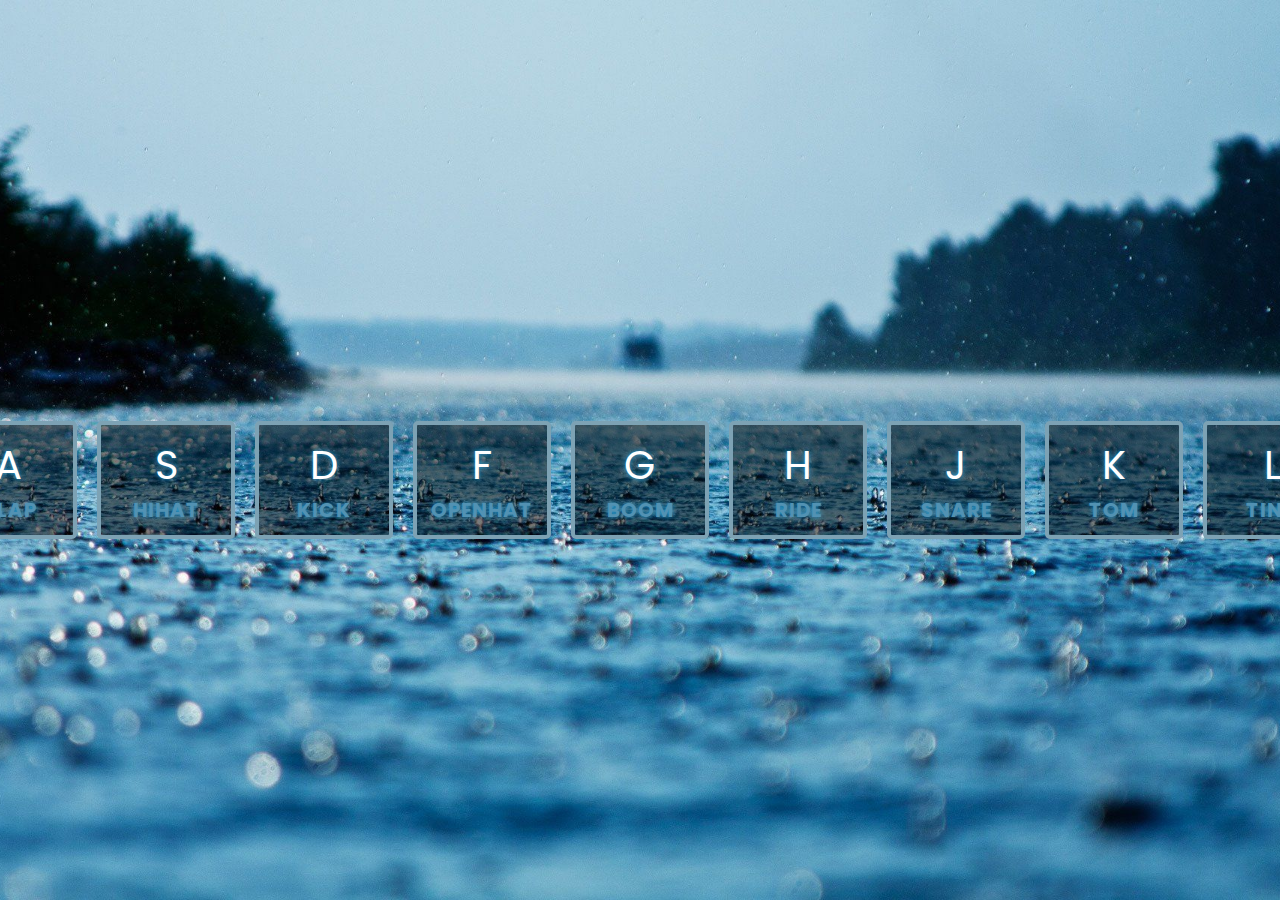
<file: 01 - JavaScript Drum Kit/index.html>
<!DOCTYPE html>
<html lang="en">
<head>
  <meta charset="UTF-8">
  <title>JS Drum Kit</title>
  <link rel="stylesheet" href="style.css">
  <!-- <link rel="shortcut icon" href="./assets/drum-favicon.svg" type="image/x-icon"> -->
  <link rel="preconnect" href="https://fonts.googleapis.com">
<link rel="preconnect" href="https://fonts.gstatic.com" crossorigin>
<link href="https://fonts.googleapis.com/css2?family=Poppins:ital,wght@1,600&display=swap" rel="stylesheet">
<link rel="icon" href="/assets/drum-icon.svg" type="image">
</head>
<body>

<header class="audio-name"></header>

  <div class="keys">
    <div data-key="65" class="key">
      <kbd>A</kbd>
      <span class="sound">clap</span>
    </div>
    <div data-key="83" class="key">
      <kbd>S</kbd>
      <span class="sound">hihat</span>
    </div>
    <div data-key="68" class="key">
      <kbd>D</kbd>
      <span class="sound">kick</span>
    </div>
    <div data-key="70" class="key">
      <kbd>F</kbd>
      <span class="sound">openhat</span>
    </div>
    <div data-key="71" class="key">
      <kbd>G</kbd>
      <span class="sound">boom</span>
    </div>
    <div data-key="72" class="key">
      <kbd>H</kbd>
      <span class="sound">ride</span>
    </div>
    <div data-key="74" class="key">
      <kbd>J</kbd>
      <span class="sound">snare</span>
    </div>
    <div data-key="75" class="key">
      <kbd>K</kbd>
      <span class="sound">tom</span>
    </div>
    <div data-key="76" class="key">
      <kbd>L</kbd>
      <span class="sound">tink</span>
    </div>
  </div>
  
  <audio data-key="65" src="sounds/clap.wav"></audio>
  <audio data-key="83" src="sounds/hihat.wav"></audio>
  <audio data-key="68" src="sounds/kick.wav"></audio>
  <audio data-key="70" src="sounds/openhat.wav"></audio>
  <audio data-key="71" src="sounds/boom.wav"></audio>
  <audio data-key="72" src="sounds/ride.wav"></audio>
  <audio data-key="74" src="sounds/snare.wav"></audio>
  <audio data-key="75" src="sounds/tom.wav"></audio>
  <audio data-key="76" src="sounds/tink.wav"></audio>

<script src="script.js"></script>


</body>
</html>
</file>
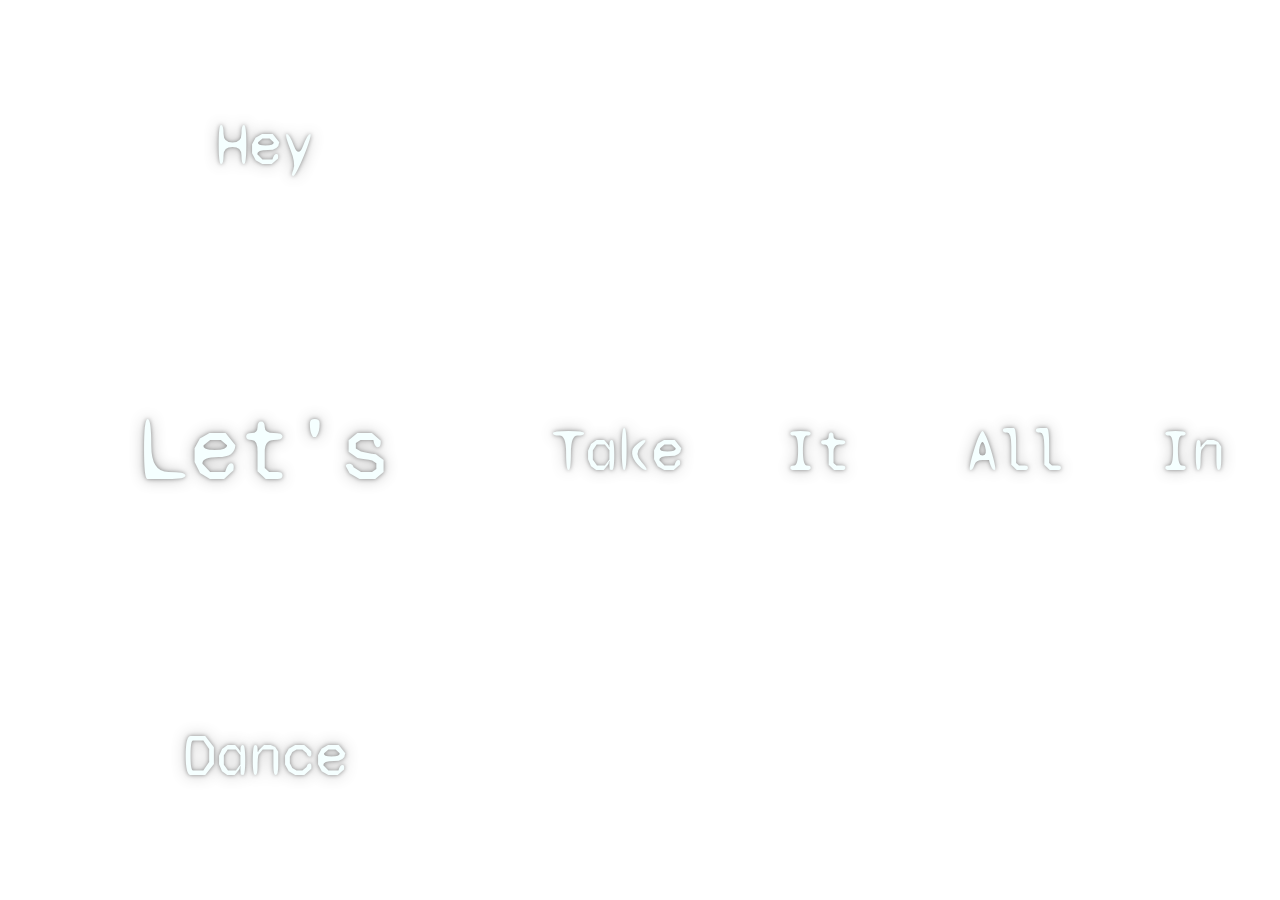
<file: Flex Panel Gallery/index.html>
<!DOCTYPE html>
<html lang="en">
<head>
  <meta charset="UTF-8">
  <title>Flex Panels 💪</title>
  <link rel="icon" href="./assets/icon.svg" type="image">
  <link rel="stylesheet" href="./style.css">
</head>

<body>
  <div class="panels">
    <div class="panel panel1">
      <p>Hey</p>
      <p>Let's</p>
      <p>Dance</p>
    </div>
    <div class="panel panel2">
      <p>Give</p>
      <p>Take</p>
      <p>Receive</p>
    </div>
    <div class="panel panel3">
      <p>Experience</p>
      <p>It</p>
      <p>Today</p>
    </div>
    <div class="panel panel4">
      <p>Give</p>
      <p>All</p>
      <p>You can</p>
    </div>
    <div class="panel panel5">
      <p>Life</p>
      <p>In</p>
      <p>Motion</p>
    </div>
  </div>
  <script src="./script.js"></script>

</body>
</html>
</file>
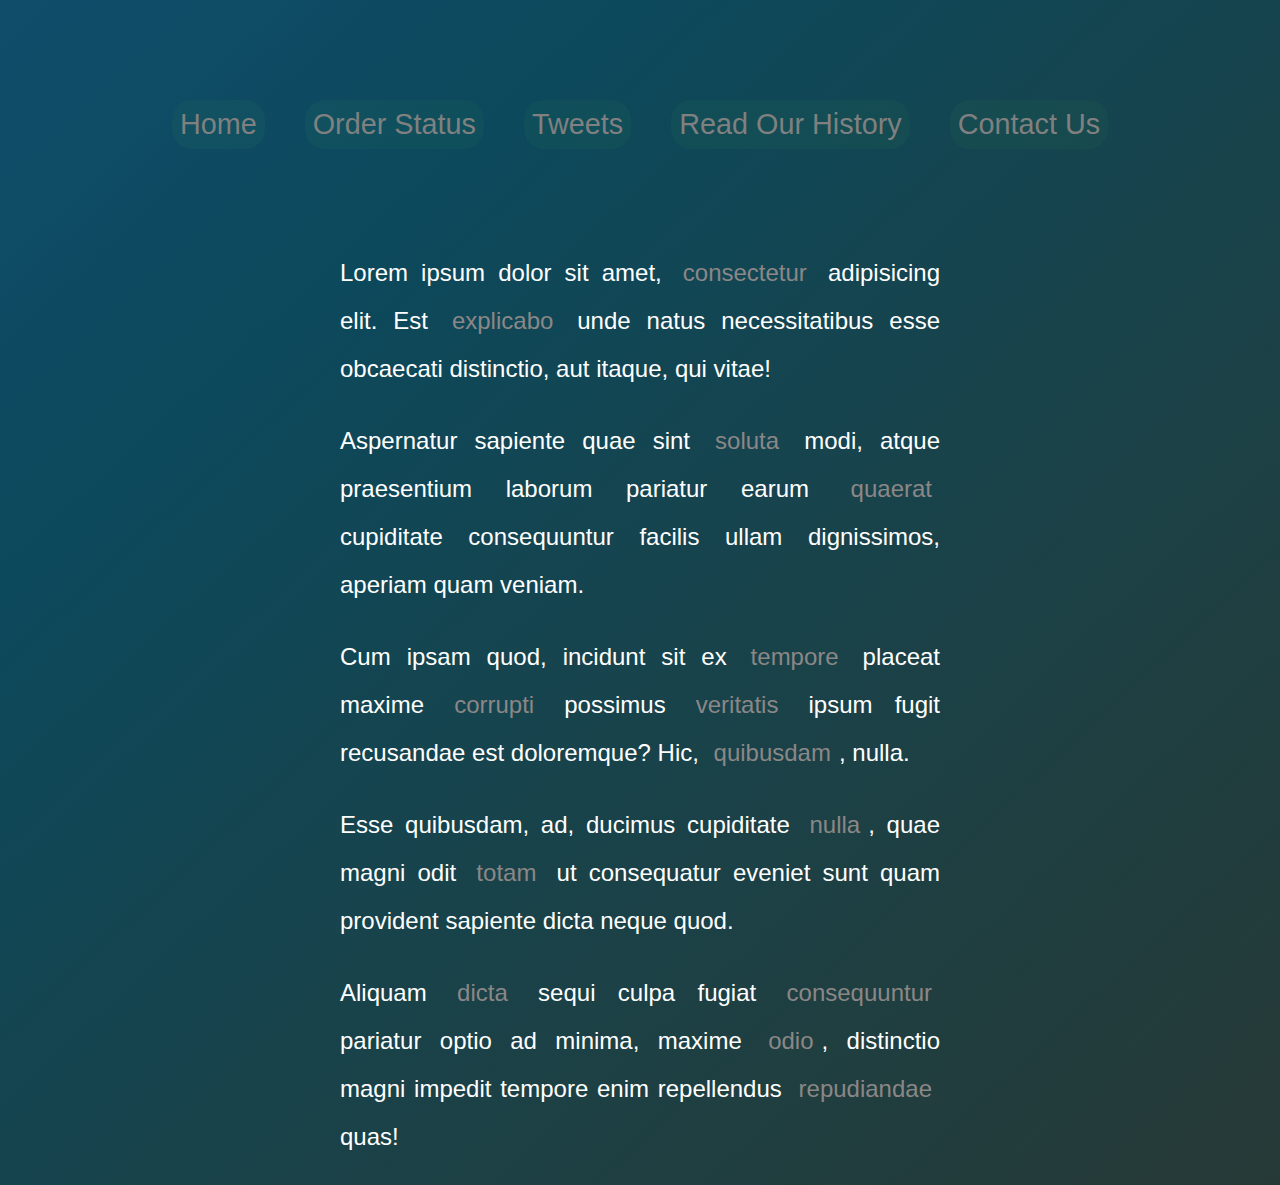
<file: Follow Along Link Highlighter/index.html>
<!DOCTYPE html>
<html lang="en">
<head>
  <meta charset="UTF-8">
  <title>Follow Along Nav</title>
  <link rel="stylesheet" href="style.css">
</head>
<body>

    <nav>
      <ul class="menu">
        <li><a href="">Home</a></li>
        <li><a href="">Order Status</a></li>
        <li><a href="">Tweets</a></li>
        <li><a href="">Read Our History</a></li>
        <li><a href="">Contact Us</a></li>
      </ul>
    </nav>

    <div class="wrapper">
      <p>Lorem ipsum dolor sit amet, <a href="">consectetur</a> adipisicing elit. Est <a href="">explicabo</a> unde natus necessitatibus esse obcaecati distinctio, aut itaque, qui vitae!</p>
      <p>Aspernatur sapiente quae sint <a href="">soluta</a> modi, atque praesentium laborum pariatur earum <a href="">quaerat</a> cupiditate consequuntur facilis ullam dignissimos, aperiam quam veniam.</p>
      <p>Cum ipsam quod, incidunt sit ex <a href="">tempore</a> placeat maxime <a href="">corrupti</a> possimus <a href="">veritatis</a> ipsum fugit recusandae est doloremque? Hic, <a href="">quibusdam</a>, nulla.</p>
      <p>Esse quibusdam, ad, ducimus cupiditate <a href="">nulla</a>, quae magni odit <a href="">totam</a> ut consequatur eveniet sunt quam provident sapiente dicta neque quod.</p>
      <p>Aliquam <a href="">dicta</a> sequi culpa fugiat <a href="">consequuntur</a> pariatur optio ad minima, maxime <a href="">odio</a>, distinctio magni impedit tempore enim repellendus <a href="">repudiandae</a> quas!</p>
    </div>

</body>
<script src="./main.js"> </script>
</html>
</file>
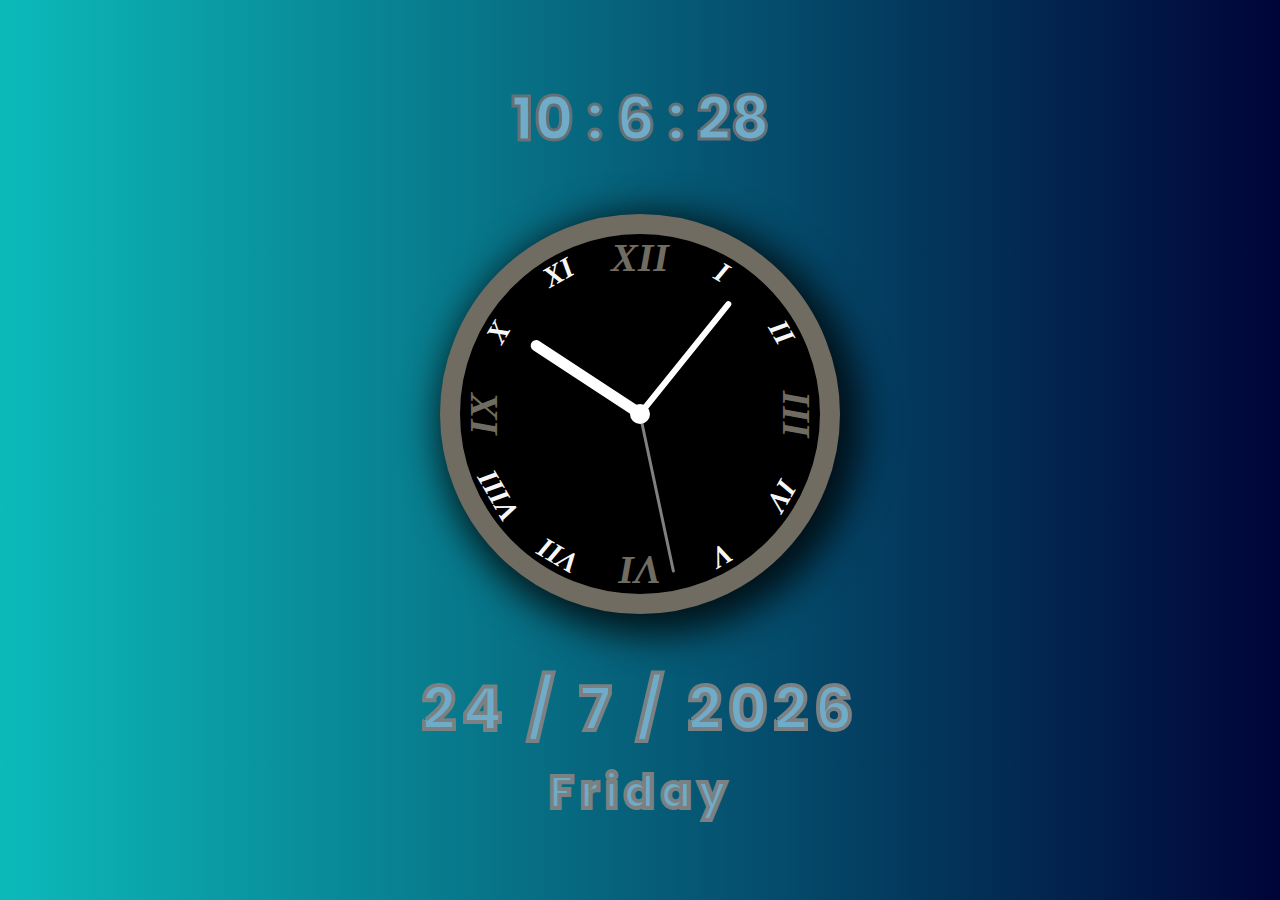
<file: JS and CSS Clock/index.html>
<!DOCTYPE html>
<html lang="en">
<head>
  <meta charset="UTF-8">
  <meta http-equiv="X-UA-Compatible" content="IE=edge">
  <meta name="viewport" content="width=device-width, initial-scale=1.0">

  <link rel="preconnect" href="https://fonts.googleapis.com">
  <link rel="preconnect" href="https://fonts.gstatic.com" crossorigin>
  <link href="https://fonts.googleapis.com/css2?family=Poppins:wght@300&display=swap" rel="stylesheet">

  <link rel="stylesheet" href="style.css">

  <link rel="icon" href="./assets/golden-clock.svg" type="image">


  <title>JS + CSS Clock</title>
</head>
<body>
    <h1 class="time"></h1>
    <div class="clock">
      <div class="hand hour" hour-hand></div>
      <div class="hand min" min-hand></div>
      <div class="hand second" second-hand></div>
      <div class="number number1">I</div>
      <div class="number number2">II</div>
      <div class="number number3">III</div>
      <div class="number number4">IV</div>
      <div class="number number5">V</div>
      <div class="number number6">VI</div>
      <div class="number number7">VII</div>
      <div class="number number8">VIII</div>
      <div class="number number9">IX</div>
      <div class="number number10">X</div>
      <div class="number number11">XI</div>
      <div class="number number12">XII</div>
    </div>
    <h1 class="date"></h1>
    <h1 class="day"></h1>
  <script src="./script.js"></script>
</body>
</html>
</file>
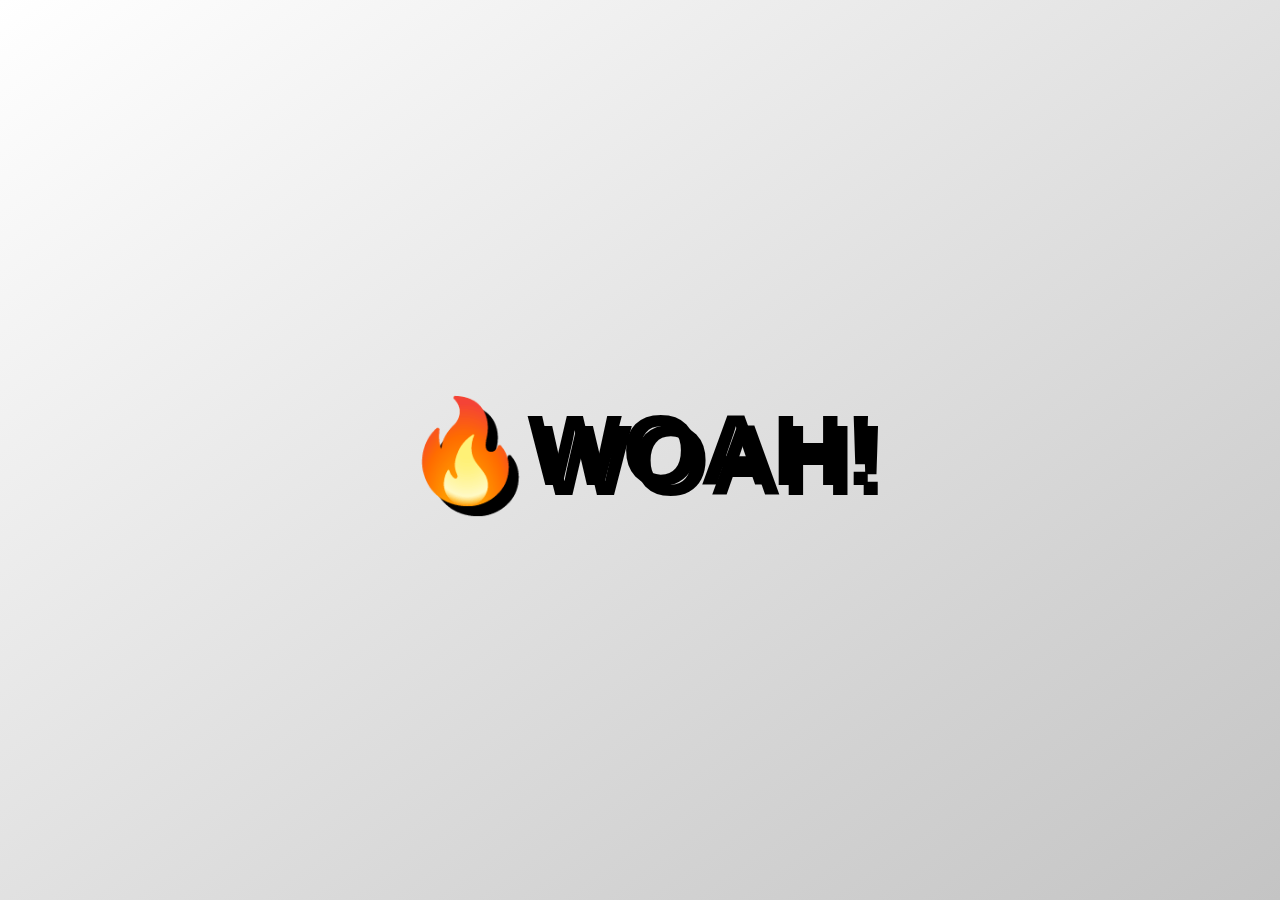
<file: Mouse Move Shadow/index.html>
<!DOCTYPE html>
<html lang="en">
  <link rel="stylesheet" href="./style.css">
<head>
  <meta charset="UTF-8">
  <title>Mouse Shadow</title>
</head>
<body>

  <div class="hero">
    <h1 contenteditable>🔥WOAH!</h1>
  </div>


</body>
<script src="./main.js"> </script>
</html>
</file>
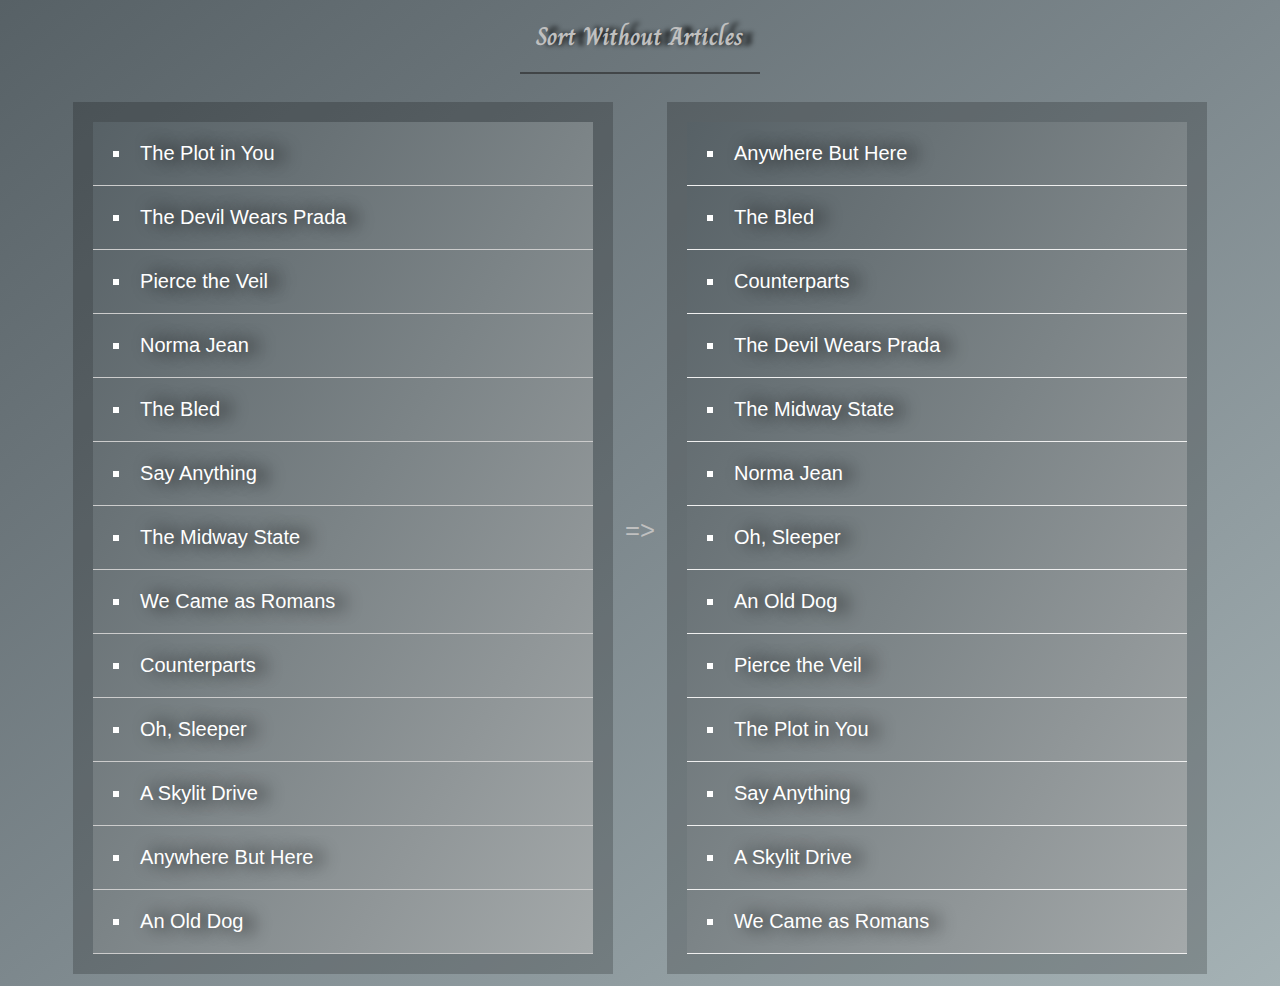
<file: Sort Without Articles/index.html>
<!DOCTYPE html>
<html lang="en">
<head>
  <meta charset="UTF-8">
  <meta name="viewport" content="width=device-width, initial-scale=1" />
  <title>Sort Without Articles</title>
  <link rel="stylesheet" href="./style.css">
</head>
<body>

  <h2> Sort Without Articles</h2>
  <div class="container">
    
    <ul id="list">
      <li>The Plot in You</li>
      <li>The Devil Wears Prada</li>
      <li>Pierce the Veil</li>
      <li>Norma Jean</li>
      <li>The Bled</li>
      <li>Say Anything</li>
      <li>The Midway State</li>
      <li>We Came as Romans</li>  
      <li>Counterparts</li>
      <li>Oh, Sleeper</li>
      <li>A Skylit Drive</li>
      <li>Anywhere But Here</li> 
      <li>An Old Dog</li>
    </ul>

    <p class="equalto">=></p>

    <ul id="bands">
      <li></li>
    </ul>
  </div>
  

</body>
<script src="./main.js"></script>
</html>
</file>
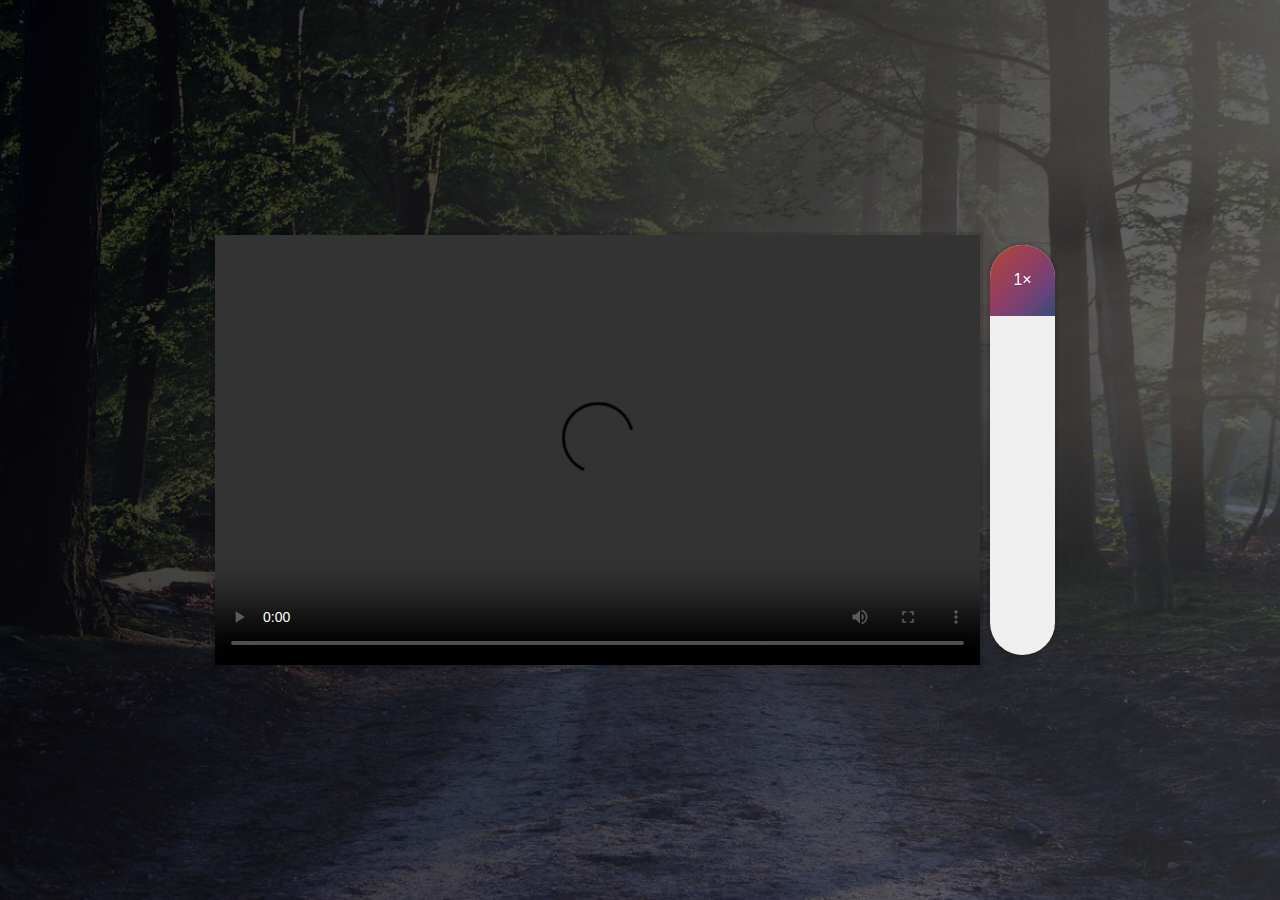
<file: Video Speed Controller/index.html>
<!DOCTYPE html>
<html lang="en">
<head>
  <meta charset="UTF-8">
  <title>Video Speed Scrubber</title>
  <link rel="stylesheet" href="style.css">
</head>
<body>
  <div class="wrapper">
    <video class="flex" width="765" height="430" src="http://clips.vorwaerts-gmbh.de/VfE_html5.mp4" loop controls></video>
    <div class="speed">
      <div class="speed-bar">1×</div>
    </div>
  </div>

<script src="./main.js"></script>
</body>
</html>
</file>
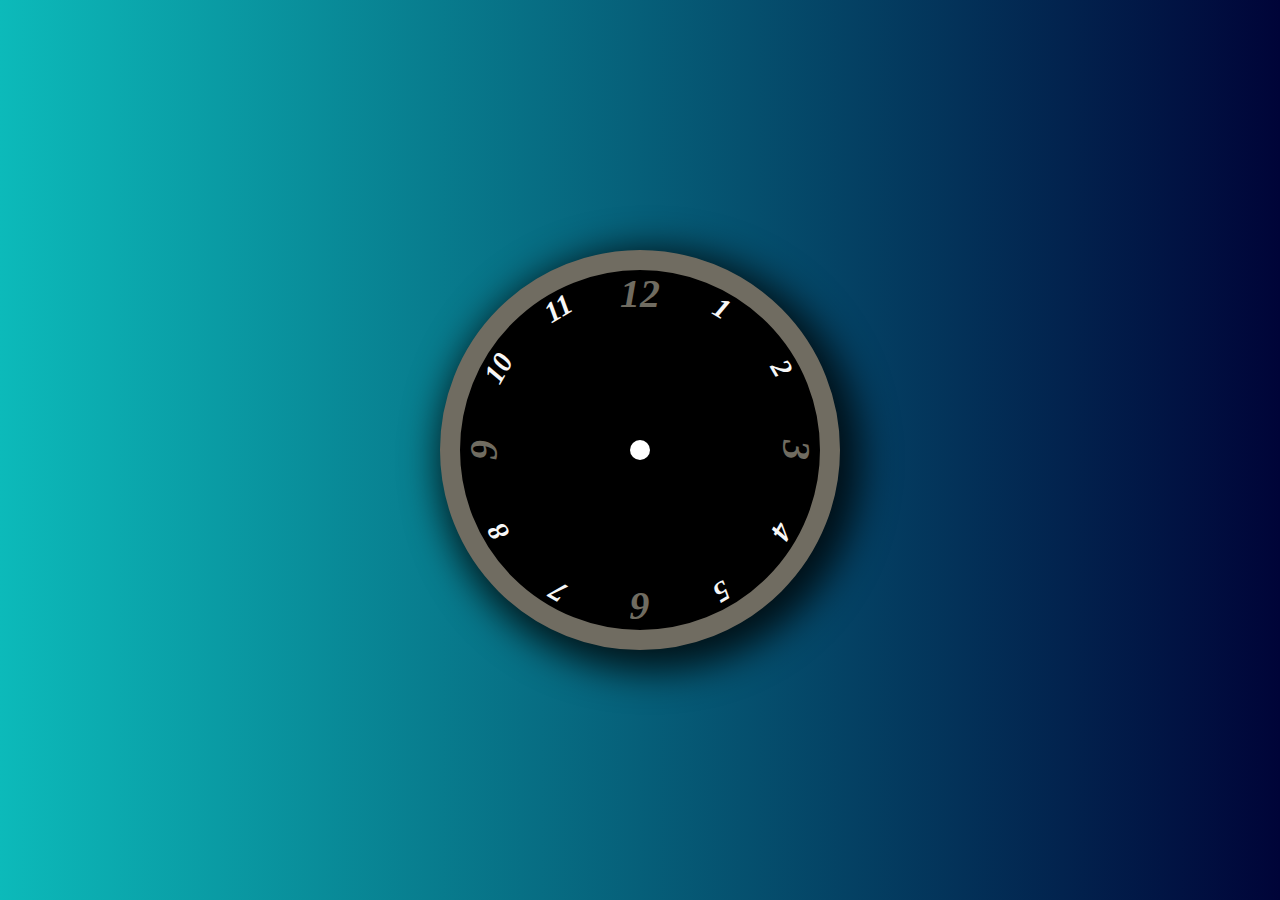
<file: JS and CSS Clock/index-START.html>
<!DOCTYPE html>
<html lang="en">
<head>
  <meta charset="UTF-8">
  <meta http-equiv="X-UA-Compatible" content="IE=edge">
  <meta name="viewport" content="width=device-width, initial-scale=1.0">
  <link rel="stylesheet" href="style.css">

  <title>JS + CSS Clock</title>
</head>
<body>
    <div class="clock">
      <div class="hour-hand"></div>
      <div class="min-hand"></div>
      <div class="second-hand"></div>
      <div class="number number1">1</div>
      <div class="number number2">2</div>
      <div class="number number3">3</div>
      <div class="number number4">4</div>
      <div class="number number5">5</div>
      <div class="number number6">6</div>
      <div class="number number7">7</div>
      <div class="number number8">8</div>
      <div class="number number9">9</div>
      <div class="number number10">10</div>
      <div class="number number11">11</div>
      <div class="number number12">12</div>
    </div>
  <script src="./script.js"></script>
</body>
</html>
</file>
<file: 01 - JavaScript Drum Kit/style.css>
html {
  font-size: 10px;
  background: url('./assets/bg.jpg') bottom center;
  background-size: cover;
  background-repeat: no-repeat;
}

body,html {
  font-family: 'Poppins', sans-serif;
  margin: 0;
  padding: 0;
  height: 100%;
  width: 100%;
  overflow: hidden;
  display: flex;
  flex-direction: column;
  align-items: center;
  justify-content: center;
}

.keys {
  display: flex;
  align-items: center;
  justify-content: center;
}

.keys span{
  color : #19a4e9;
  font-weight: bold;
  font-size: large;
  text-shadow: 0.5rem #5292b3;
}

.key {
  border: .4rem solid #7da2b4;
  border-radius: .5rem;
  margin: 1rem;
  font-size: 1.5rem;
  padding: 1rem .5rem;
  transition: all 0.5s ease;
  width: 12rem;
  text-align: center;
  color: white;
  background: rgba(0,0,0,0.5);
  text-shadow: 0 0 .5rem #27a1da;
  cursor: pointer;
}

.playing {
  transform: scale(0.9);
  border-color: #0ba6f3;
  box-shadow: 0 0 1rem #27a1da;
  color: #5292b3;
}

kbd {
  font-family: inherit;
  display: block;
  font-size: 4rem;
}

.key .sound {
  font-size: 2rem;
  text-transform: uppercase;
  letter-spacing: .1rem;
  color:#5292b3;
}

.audio-name{
  color: #eff4f7;
  font-size: 3rem;
  font-weight: bolder;
  text-shadow:0 0 1rem #27a1da;
  margin: 1rem;
  display: flex;
  align-items: center;
  justify-content: center;
  /* margin-top: 35rem; */
  margin-bottom: 5rem;
}


.pop-up{
  position: absolute;
  top: 0;
  left: 10px;
  background-color: black;
  color: white;
  font-size: 3rem;
}

.none{
  display: none;
}
</file>
<file: Flex Panel Gallery/style.css>
@import url('https://fonts.googleapis.com/css2?family=Syne+Mono&display=swap');

*, *:before, *:after {
    margin:0;
    padding:0;
    box-sizing: border-box;
  }

html {
    /* background: #ffc600; */
    font-size: 20px;
    font-weight: 200;
    font-family: 'Syne Mono', monospace;
  }

  .panels {
    min-height: 100vh;
    overflow: hidden;
    display:flex;

  }

  .panel {
    /* background: #6B0F9C; */
    box-shadow: inset 0 0 0 5px rgba(255,255,255,0.1);
    color: white;
    /* text-align: center; */
    /* align-items: center; */
    /* Safari transitionend event.propertyName === flex */
    /* Chrome + FF transitionend event.propertyName === flex-grow */
    transition:
      font-size 0.7s cubic-bezier(0.61,-0.19, 0.7,-0.11),
      flex 0.7s cubic-bezier(0.61,-0.19, 0.7,-0.11),
      background 0.2s;
    font-size: 20px;
    background-size: cover;
    background-position: center;
    flex:1;
    display: flex;
    flex-direction: column;
  }

  .panel1 { background-image:url(https://source.unsplash.com/gYl-UtwNg_I/1500x1500); }
  .panel2 { background-image:url(https://source.unsplash.com/rFKUFzjPYiQ/1500x1500); }
  .panel3 { background-image:url(https://images.unsplash.com/photo-1465188162913-8fb5709d6d57?ixlib=rb-0.3.5&q=80&fm=jpg&crop=faces&cs=tinysrgb&w=1500&h=1500&fit=crop&s=967e8a713a4e395260793fc8c802901d); }
  .panel4 { background-image:url(https://source.unsplash.com/ITjiVXcwVng/1500x1500); }
  .panel5 { background-image:url(https://source.unsplash.com/3MNzGlQM7qs/1500x1500); }

  /* Flex Children */
  .panel > * {
    margin: 0;
    width: 100%;
    transition: transform 0.5s;
    display: grid;
    place-items: center;
    flex: 1 0 auto;
    /* border: 1px solid yellow; */
  }

  .panel > *:first-child{
    transform:translateY(-100%);
  }
  .panel > *:last-child{
    transform:translateY(100%);
  }
  .panel.open-active > *:first-child{
    transform:translateY(0);
  }
  .panel.open-active > *:last-child{
    transform:translateY(0);
  }

  .panel p {
    /* font-family: 'Amatic SC', cursive; */
    text-shadow: 0 0 4px rgba(0, 0, 0, 0.72), 0 0 14px rgba(0, 0, 0, 0.45);
    font-size: 2em;
    cursor:pointer;
    opacity:0.6;
    color:azure;
  }

  .panel p:hover{
    color:#55b9d8;
    opacity: 1;
    text-shadow: 0 0 20px rgba(0, 0, 0, 0.90), 0 0 20px rgba(0, 0, 0, 0.90);
  }
  
  .panel p:nth-child(2) {
    font-size: 3em;
  }

  .panel.open {
    flex: 3;
    font-size: 30px;
  }
</file>
<file: Follow Along Link Highlighter/style.css>
html {
  box-sizing: border-box;
}

*, *:before, *:after {
  box-sizing: inherit;
}

body {
  min-height: 100vh;
  margin: 0; /* Important! */
  font-family: sans-serif;
  background-image: linear-gradient(to right bottom, #104d6b, #0c495c, #16444e, #1f3f41, #263937);
  color:white;
}

.wrapper {
  margin: 0 auto;
  max-width: 600px;
  line-height: 2;
  text-align: justify;
  position: relative;
}

.menu li a{
  font-size: 1.8rem;
  white-space: nowrap;
}

a{
  text-decoration: none;
  color:rgb(139, 135, 135);
  font-size: 1.5rem;
  /* background: rgba(145, 150, 149, 0.05); */
  border-radius: 20px;
  padding : 8px;
}

.highlight {
  transition: all 0.2s;
  border-bottom: 2px solid white;
  position: absolute;
  top: 0;
  background: #b8dce7;
  left: 0;
  z-index: -1;
  border-radius: 20px;
  display: block;
  box-shadow: 0 0 10px rgba(0,0,0,0.2);
}

.menu{
  padding: 0;
  display: flex;
  list-style: none;
  justify-content: center;
  align-items: center;
  margin:100px 0;
}

.menu a {
  display: inline-block;
  padding: 8px;
  margin: 0 20px;
  color: gray ;
  background: rgba(70, 196, 70, 0.05);
}

.menu a:hover{
  background: #b8dce7;
}

.wrapper p{
  font-size: 1.5rem;
}
</file>
<file: JS and CSS Clock/style.css>
*,*::after,*::before{
  box-sizing: border-box;
  margin: 0;
  padding: 0;
  font-family: 'Times New Roman',garamond;
}

body{
  /* background-image: linear-gradient(
    115deg,
    rgba(159, 174, 201, 0.8),
    rgba(46, 125, 139, 0.7)
  ),url(./assets/bg3.jpeg); */
  /* background: url(./assets/bg3.jpeg); */
  /* background: #687CCF;
  background: linear-gradient(to top, #687CCF 0%, #1FCFC9 100%);  */
  background: linear-gradient(to right, #0cbaba, #000438); 
  color: black;
  background-repeat: no-repeat;
  background-size: cover;
  height: 100vh;
  overflow: hidden;
  display:flex;
  flex-direction: column;
  align-items: center;
  /* opacity: 0; */
  /* transition: opacity 10s ease; */
  justify-content: center;
}

.time{
  margin-bottom:50px;
  font-family:'Poppins';
  /* color: #EEEEEE; */
  text-align: center;
  font-size: 60px;
    -webkit-text-stroke-width: 3px;
    -webkit-text-stroke-color: rgb(102, 113, 119);
    -webkit-text-fill-color: #70abc7;
    /* letter-spacing: 6px; */
    font-family: 'Poppins', sans-serif;
}

.date{
  margin-top:50px;
  /* color: #EEEEEE; */
  text-align: center;
  font-size: clamp(40px,5vw,60px);
    -webkit-text-stroke-width: 3.9px;
    -webkit-text-stroke-color: #7b8082;
    -webkit-text-fill-color: #70abc7;
    letter-spacing: 6px;
    font-family: 'Poppins', sans-serif;
} 

.day{
  margin-top:5px;
  /* color: #EEEEEE; */
  text-align: center;
  font-size: 45px;
    -webkit-text-stroke-width: 3.9px;
    -webkit-text-stroke-color: #7b8082;
    -webkit-text-fill-color: #70abc7;
    letter-spacing: 6px;
    font-family: 'Poppins', sans-serif;
}

.clock{
  /* background-color: rgba(192, 189, 189, 0.5); */
  background-color: black;
  width:400px;
  height:400px;
  border-radius: 50%;
  border: 20px solid #706C61;
  position: relative;
  color:#EEEEEE;
  font-style: italic;
  box-shadow: 10px 10px 37px 11px rgba(0,0,0,0.79);
-webkit-box-shadow: 10px 10px 37px 11px rgba(0,0,0,0.79);
-moz-box-shadow: 10px 10px 37px 11px rgba(0,0,0,0.79);
}

.clock .number{
  --rotation:0;
  position: absolute;
  width: 100%;
  height: 100%;
  text-align: center;
  color:#F7F7F7;
  /* border: 2px solid black; */
  transform: rotate(var(--rotation));
  font-size:1.8rem;
  font-weight:800;
}

.clock .number1{--rotation:30deg;}
.clock .number2{--rotation:60deg;}
.clock .number3{--rotation:90deg;}
.clock .number4{--rotation:120deg;}
.clock .number5{--rotation:150deg;}
.clock .number6{--rotation:180deg;}
.clock .number7{--rotation:210deg;}
.clock .number8{--rotation:2400deg;}
.clock .number9{--rotation:270deg;}
.clock .number10{--rotation:300deg;}
.clock .number11{--rotation:330deg;}

.clock .hand{
  --rotation: 0;
  position: absolute;
  /* width:10px;
  height:42%; */
  left:50%;
  bottom:50%;
  border-top-left-radius: 20px;
  border-top-right-radius: 20px;
  background-color: black;
  transform-origin:bottom;
  transform: translateX(-50%) rotate(calc(var(--rotation)*1deg));
}

.clock::before{
  content:'';
  position: absolute;
  top:50%;
  left:50%;
  transform:translate(-50%,-50%);
  width: 120%;
  height:120%;
  
}

.clock::after{
  content: '';
  position: absolute;
  height: 20px;
  width: 20px;
  background-color:white;
  top: 50%;
  left:50%;
  transform: translate(-50%,-50%);
  border-radius: 50%;
}

.clock .hand.second{
  height:45%;
  width: 3px;
  background-color: gray;
}

.clock .hand.min{
  height: 40%;
  width:6px;
  background-color:white;
}

.clock .hand.hour{
  height:36%;
  width:11px;
  background-color:white;
}

.number:nth-child(3n){
  color:#706C61;
  font-size:xx-large;
  font-style: none;
  font-size:2.5rem;
}

@media(max-width:400px){
  .clock{
    width:300px;
    height: 300px;
  }

  .clock .number > *{
    padding:.5rem;
  }

  .date{
    /* white-space: nowrap; */
  }
}
</file>
<file: Mouse Move Shadow/style.css>
*,::before,::after{
  margin:0;
  padding:0;
}

html {
    color: black;
    font-family: sans-serif;
  }

  body {
    margin: 0;
  }

  .hero {
    min-height: 100vh;
    /* display: flex;
    justify-content: center;
    align-items: center; */
    display: grid;
    place-items:center;
    color: black;
    background-image: linear-gradient(to right bottom, #ffffff, #f0f0f0, #e1e1e1, #d2d2d2, #c4c4c4);
  }

  h1 {
    text-shadow: 10px 10px 0 rgba(0,0,0,1);
    font-size: 100px;
    /* background:yellow; */
  }
</file>
<file: Sort Without Articles/style.css>
@import url('https://fonts.googleapis.com/css2?family=Charm:wght@700&display=swap');

*,*::after,*::before{
    margin:0;
    padding:0;
    box-sizing: border-box;
}

body {
    font-family: sans-serif;
    background-image: linear-gradient(to right bottom, #576166, #6a7479, #7d888d, #919da1, #a5b2b5);
    background-size: cover;
    align-items: center;
    min-height: 100vh; 
    scroll-behavior: smooth;
    overflow:auto;
  }

 h2{
   font-size: clamp(20px,2vw,50px);
   color:white;
   display: flex;
   justify-content: center;
   width:max-content;
   margin: auto;
   padding: 1rem;
   font-style: initial;
   font-family: 'Charm', cursive;
   color:silver;
   text-shadow: 10px 0px 5px rgba(0, 0, 0, 0.90);
   border-bottom: 2px solid rgba(24, 22, 22, 0.5);
 }

 .container{
  display : flex;
  justify-content: center;
  /* width: 90vw; */
  height: auto;
  
}

  #bands {
    list-style: inside square;
    font-size: 20px;
    /* background-image: linear-gradient(to right bottom, #909597, #969b9d, #9ca1a3, #a3a8a9, #a9aeaf); */
    background-image: linear-gradient(to right bottom, #576166, #697276, #7c8487, #909698, #a4a9aa);
    width: 500px;
    margin: 3rem 0 2rem;
    padding: 0;
    box-shadow: 0 0 0 20px rgba(0, 0, 0, 0.2);
  }
  
  #bands li {
    border-bottom: 1px solid #efefef;
    /* margin: 20px; */
    padding: 20px;
    color: white;
    text-shadow: 10px 0px 17px rgba(0, 0, 0, 0.99);
  }

  .equalto{
    font-size: clamp(20px,2vw,100px);
    color:silver;
    display: grid;
    place-items: center;
    padding:0 2rem;
  }

  #list {
    list-style: inside square;
    font-size: 20px;
    /* background-image: linear-gradient(to right bottom, #909597, #969b9d, #9ca1a3, #a3a8a9, #a9aeaf); */
    background-image: linear-gradient(to right bottom, #576166, #697276, #7c8487, #909698, #a4a9aa);
    width: 500px;
    margin: 3rem 0 2rem;
    padding: 0;
    box-shadow: 0 0 0 20px rgba(0, 0, 0, 0.2);
  }

  #list li{
    border-bottom: 1px solid #ccc;
    padding: 20px;
    text-shadow: 10px 0px 17px rgba(0, 0, 0, 0.99);
    color:white;
  }

  /* scroll bar*/

  ::-webkit-scrollbar {
    width: 13px;
  }

  /* Track */
  ::-webkit-scrollbar-track {
    box-shadow: inset 0 0 5px black; 
    border-radius: 15px;
  }
   
  /* Handle */
  ::-webkit-scrollbar-thumb {
    background: silver; 
    border-radius: 8px;
  }
  
  /* Handle on hover */
  ::-webkit-scrollbar-thumb:hover {
    background: grey; 
  }

  @media (max-width: 400px){
    .container {
      width: 90vw;
      margin-left: 1.3rem;
    }

    h2{
      padding: .5rem;
    }

    ul li{
      font-size: .5rem;
    }

    #list{
      box-shadow: 0 0 0 10px rgba(0, 0, 0, 0.2);
    }

    #bands{
      box-shadow: 0 0 0 10px rgba(0, 0, 0, 0.2); 
    }

    .equalto{
      padding:.5rem;
    }
  }
</file>
<file: Video Speed Controller/style.css>
body {
  margin: 0;
  display: flex;
  justify-content: center;
  align-items: center;
  min-height: 100vh;
  background-image:linear-gradient(
    115deg,
    rgba(0, 0, 5, 0.8),
    rgba(55, 55, 56, 0.7)
  ), url(./Assets/img.jpg);
  background-size: cover;
  font-family: sans-serif;
}

.wrapper {
  width: 850px;
  display: flex;
}

video {
  box-shadow: 0 0 1px 3px rgba(0,0,0,0.1);
}

.speed {
  background: #efefef;
  flex: 1;
  display: flex;
  align-items: flex-start;
  margin: 10px; 
  border-radius: 50px;
  box-shadow: 0 0 1px 3px rgba(0,0,0,0.1);
  overflow: hidden;
}

.speed-bar {
  width: 100%;
  background: linear-gradient(to left top, #38497a, #684479, #8c3e68, #a1414d, #a3512e);
  text-shadow: 1px 1px 0 rgba(15, 0, 0, 0.2);
  display: flex;
  align-items: center;
  justify-content: center;
  padding: 2px;
  color: white;
  height: 16.3%;
}
</file>
